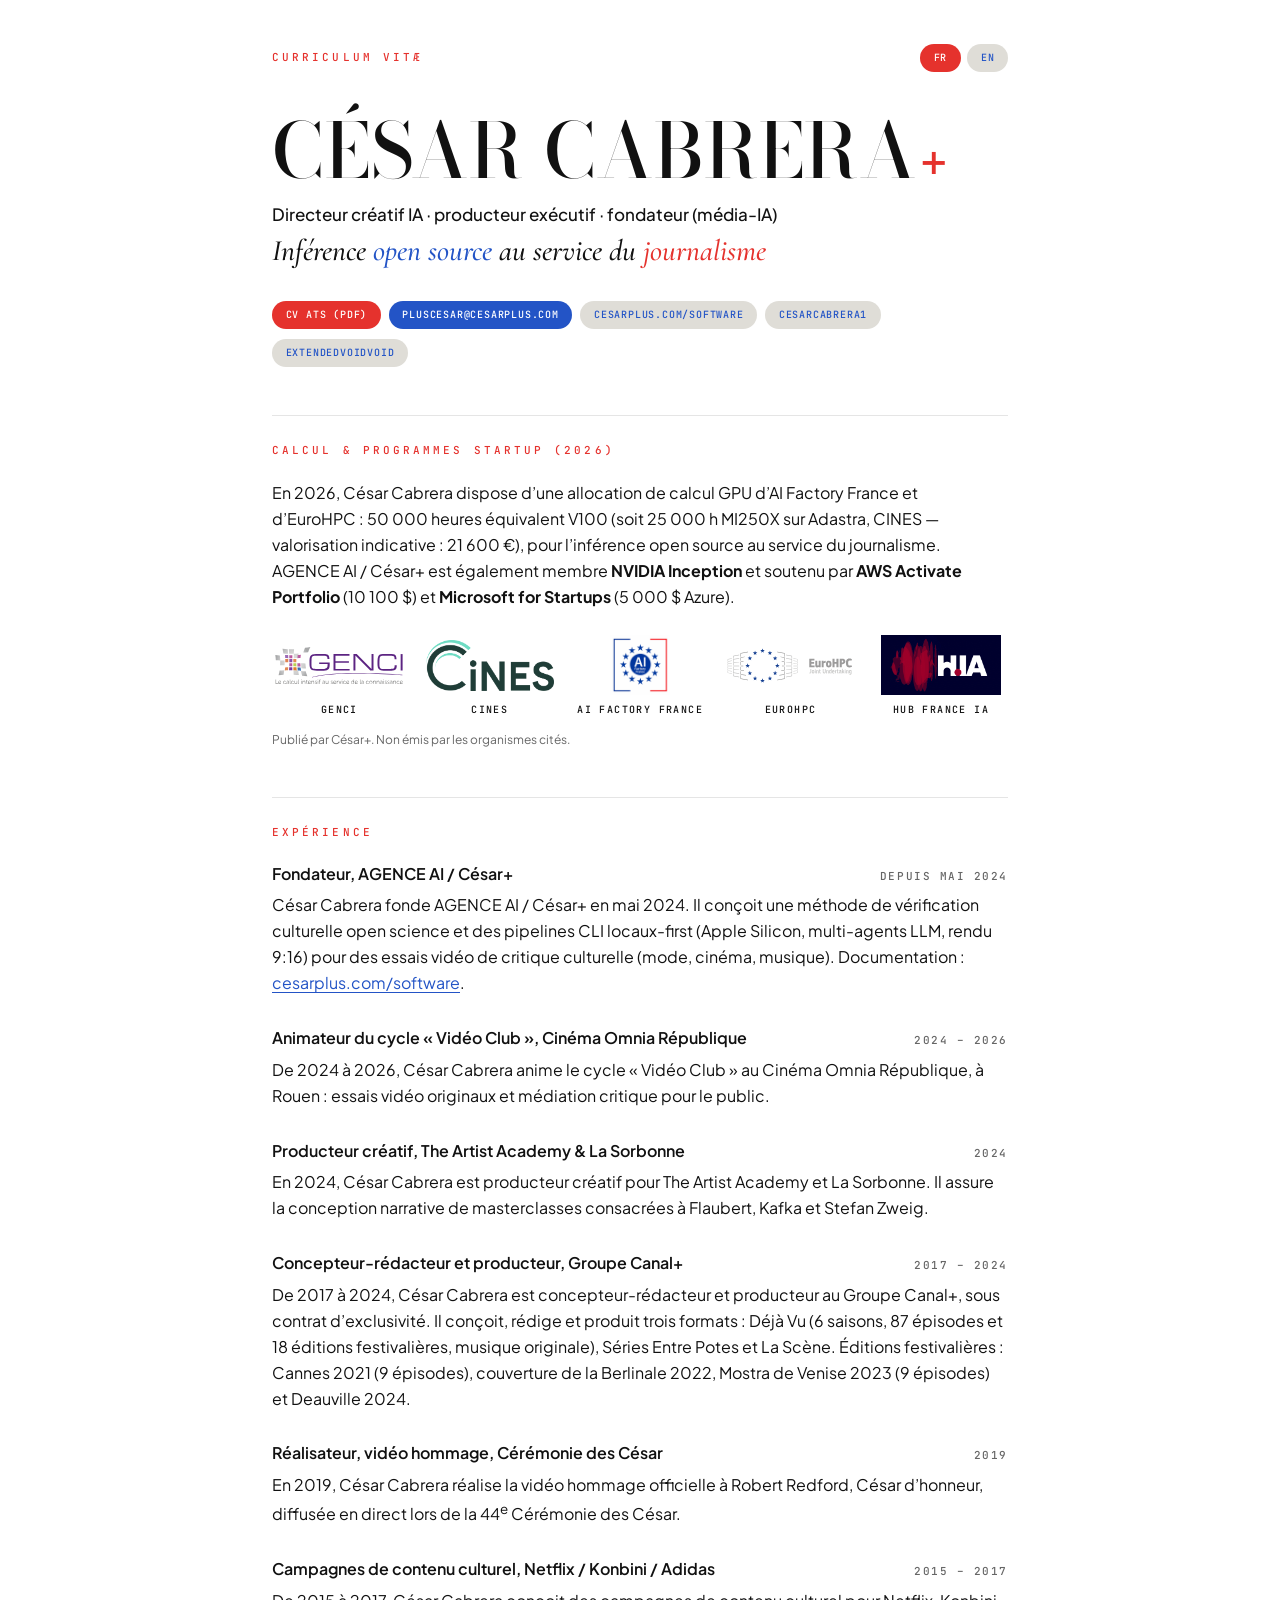
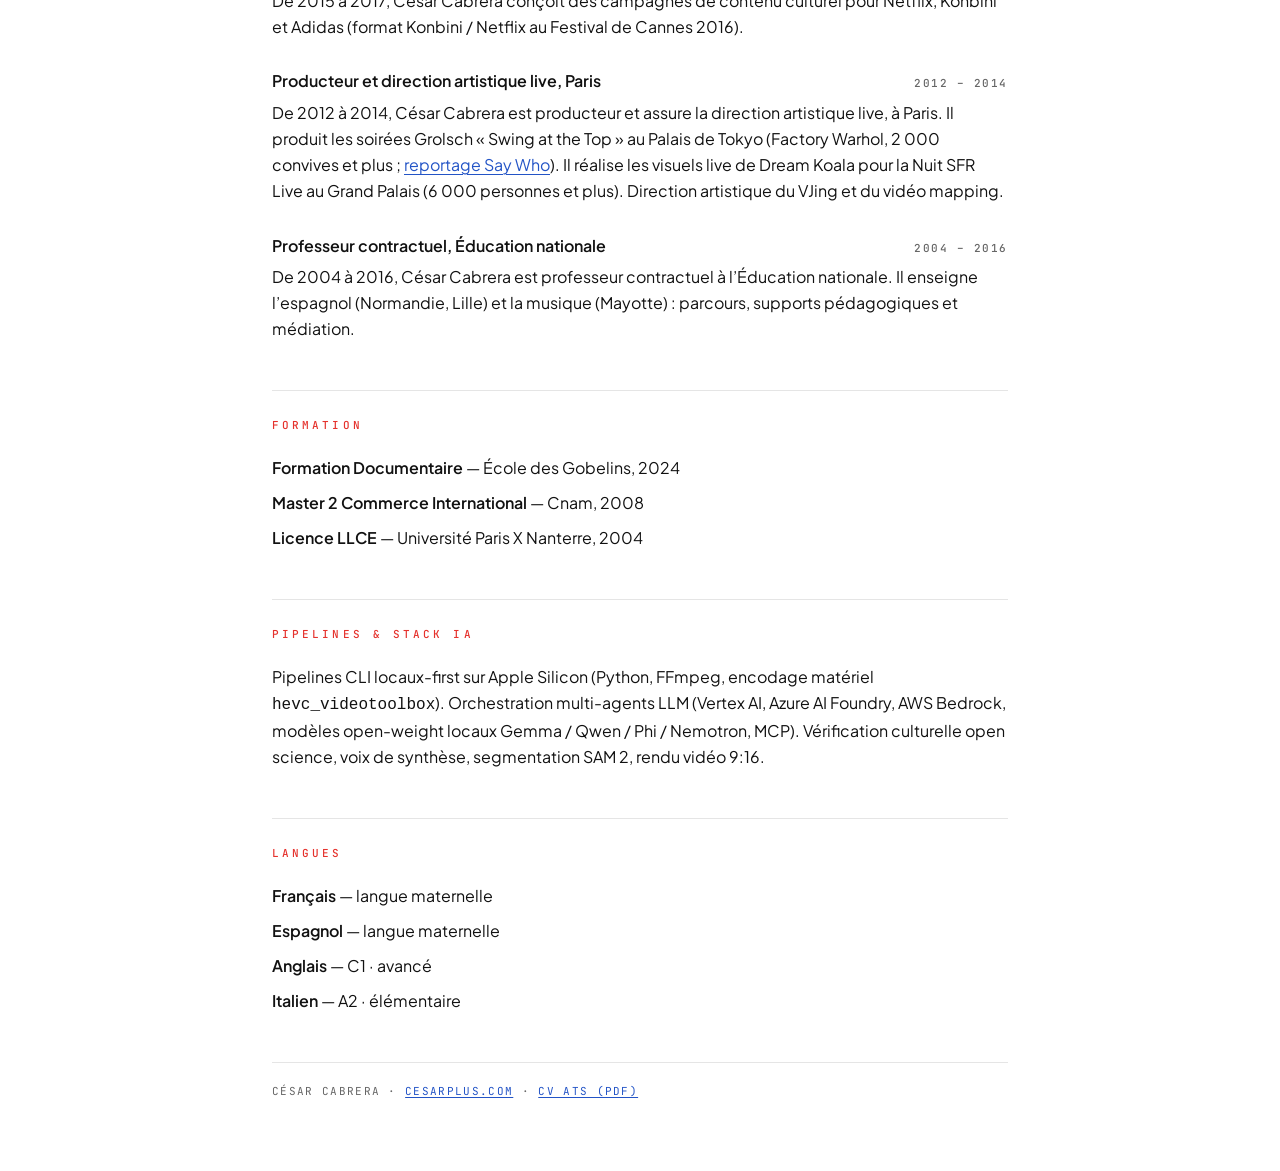
<file: cv-ia/index.html>
<!doctype html>
<html lang="fr">
<head>
  <meta charset="utf-8">
  <meta name="viewport" content="width=device-width, initial-scale=1">
  <title>César Cabrera — Directeur créatif IA &amp; producteur · média-IA</title>
  <meta name="description" content="César Cabrera, fondateur d'AGENCE AI / César+, directeur créatif IA et producteur audiovisuel. Inférence open source au service du journalisme. Curriculum vitæ.">
  <meta name="robots" content="index,follow">
  <link rel="canonical" href="https://extendedvoidvoid.github.io/cesar-plus/cv-ia/">
  <link rel="alternate" hreflang="fr" href="https://extendedvoidvoid.github.io/cesar-plus/cv-ia/">
  <link rel="alternate" hreflang="en" href="https://extendedvoidvoid.github.io/cesar-plus/cv-ia/en/">
  <link rel="preconnect" href="https://fonts.googleapis.com">
  <link rel="preconnect" href="https://fonts.gstatic.com" crossorigin>
  <link href="https://fonts.googleapis.com/css2?family=Bodoni+Moda:opsz,wght@6..96,500;6..96,600&family=Cormorant+Garamond:ital,wght@1,500;1,600&family=JetBrains+Mono:wght@500&family=Plus+Jakarta+Sans:wght@400;500;600&display=swap" rel="stylesheet">
  <link rel="stylesheet" href="cv.css">
</head>
<body>
  <main class="sheet">
    <header>
      <div class="top">
        <p class="label">Curriculum vitæ</p>
        <nav class="lang" aria-label="Langue">
          <a class="pill pill-red" href="./" hreflang="fr" aria-current="page">FR</a>
          <a class="pill pill-cream" href="en/" hreflang="en">EN</a>
        </nav>
      </div>
      <h1>César Cabrera<span class="plus">+</span></h1>
      <p class="role">Directeur créatif IA · producteur exécutif · fondateur (média-IA)</p>
      <p class="line">Inférence <span class="blue">open source</span> au service du <span class="red">journalisme</span></p>
      <ul class="contacts">
        <li><a class="pill pill-red" href="Cesar_Cabrera_CV_ATS.pdf">CV ATS (PDF)</a></li>
        <li><a class="pill pill-blue" href="mailto:pluscesar@cesarplus.com">pluscesar@cesarplus.com</a></li>
        <li><a class="pill pill-cream" href="https://cesarplus.com/software">cesarplus.com/software</a></li>
        <li><a class="pill pill-cream" href="https://www.linkedin.com/in/cesarcabrera1">cesarcabrera1</a></li>
        <li><a class="pill pill-cream" href="https://github.com/extendedvoidvoid">extendedvoidvoid</a></li>
      </ul>
    </header>

    <section aria-labelledby="allocation">
      <h2 class="label" id="allocation">Calcul &amp; programmes startup (2026)</h2>
      <p>En 2026, César Cabrera dispose d’une allocation de calcul GPU d’AI Factory France et d’EuroHPC&nbsp;: 50&nbsp;000 heures équivalent V100 (soit 25&nbsp;000&nbsp;h MI250X sur Adastra, CINES — valorisation indicative&nbsp;: 21&nbsp;600&nbsp;€), pour l’inférence open source au service du journalisme. AGENCE AI / César+ est également membre <strong>NVIDIA Inception</strong> et soutenu par <strong>AWS Activate Portfolio</strong> (10&nbsp;100&nbsp;$) et <strong>Microsoft for Startups</strong> (5&nbsp;000&nbsp;$ Azure).</p>
      <ul class="logos">
        <li>
          <img src="assets/logos/genci.svg" alt="" width="128" height="60">
          <span>GENCI</span>
        </li>
        <li>
          <img src="assets/logos/cines.png" alt="" width="128" height="60">
          <span>CINES</span>
        </li>
        <li>
          <img src="assets/logos/ai2f.png" alt="" width="128" height="60">
          <span>AI Factory France</span>
        </li>
        <li>
          <img src="assets/logos/eurohpc.svg" alt="" width="128" height="60">
          <span>EuroHPC</span>
        </li>
        <li>
          <img src="assets/logos/hubia.gif" alt="" width="128" height="60">
          <span>Hub France IA</span>
        </li>
      </ul>
      <p class="note">Publié par César+. Non émis par les organismes cités.</p>
    </section>

    <section aria-labelledby="experience">
      <h2 class="label" id="experience">Expérience</h2>

      <article class="job">
        <header class="job-head">
          <h3>Fondateur, AGENCE AI / César+</h3>
          <p class="when">Depuis mai 2024</p>
        </header>
        <p>César Cabrera fonde AGENCE AI / César+ en mai 2024. Il conçoit une méthode de vérification culturelle open science et des pipelines CLI locaux-first (Apple Silicon, multi-agents LLM, rendu 9:16) pour des essais vidéo de critique culturelle (mode, cinéma, musique). Documentation&nbsp;: <a href="https://cesarplus.com/software">cesarplus.com/software</a>.</p>
      </article>

      <article class="job">
        <header class="job-head">
          <h3>Animateur du cycle «&nbsp;Vidéo Club&nbsp;», Cinéma Omnia République</h3>
          <p class="when">2024 – 2026</p>
        </header>
        <p>De 2024 à 2026, César Cabrera anime le cycle «&nbsp;Vidéo Club&nbsp;» au Cinéma Omnia République, à Rouen&nbsp;: essais vidéo originaux et médiation critique pour le public.</p>
      </article>

      <article class="job">
        <header class="job-head">
          <h3>Producteur créatif, The Artist Academy &amp; La Sorbonne</h3>
          <p class="when">2024</p>
        </header>
        <p>En 2024, César Cabrera est producteur créatif pour The Artist Academy et La Sorbonne. Il assure la conception narrative de masterclasses consacrées à Flaubert, Kafka et Stefan Zweig.</p>
      </article>

      <article class="job">
        <header class="job-head">
          <h3>Concepteur-rédacteur et producteur, Groupe Canal+</h3>
          <p class="when">2017 – 2024</p>
        </header>
        <p>De 2017 à 2024, César Cabrera est concepteur-rédacteur et producteur au Groupe Canal+, sous contrat d’exclusivité. Il conçoit, rédige et produit trois formats&nbsp;: Déjà Vu (6 saisons, 87 épisodes et 18 éditions festivalières, musique originale), Séries Entre Potes et La Scène. Éditions festivalières&nbsp;: Cannes 2021 (9 épisodes), couverture de la Berlinale 2022, Mostra de Venise 2023 (9 épisodes) et Deauville 2024.</p>
      </article>

      <article class="job">
        <header class="job-head">
          <h3>Réalisateur, vidéo hommage, Cérémonie des César</h3>
          <p class="when">2019</p>
        </header>
        <p>En 2019, César Cabrera réalise la vidéo hommage officielle à Robert Redford, César d’honneur, diffusée en direct lors de la 44<sup>e</sup> Cérémonie des César.</p>
      </article>

      <article class="job">
        <header class="job-head">
          <h3>Campagnes de contenu culturel, Netflix / Konbini / Adidas</h3>
          <p class="when">2015 – 2017</p>
        </header>
        <p>De 2015 à 2017, César Cabrera conçoit des campagnes de contenu culturel pour Netflix, Konbini et Adidas (format Konbini / Netflix au Festival de Cannes 2016).</p>
      </article>

      <article class="job">
        <header class="job-head">
          <h3>Producteur et direction artistique live, Paris</h3>
          <p class="when">2012 – 2014</p>
        </header>
        <p>De 2012 à 2014, César Cabrera est producteur et assure la direction artistique live, à Paris. Il produit les soirées Grolsch «&nbsp;Swing at the Top&nbsp;» au Palais de Tokyo (Factory Warhol, 2&nbsp;000 convives et plus&nbsp;; <a href="https://saywhomedia.com/events/swing-at-the-top-by-grolsch-2/">reportage Say Who</a>). Il réalise les visuels live de Dream Koala pour la Nuit SFR Live au Grand Palais (6&nbsp;000 personnes et plus). Direction artistique du VJing et du vidéo mapping.</p>
      </article>

      <article class="job">
        <header class="job-head">
          <h3>Professeur contractuel, Éducation nationale</h3>
          <p class="when">2004 – 2016</p>
        </header>
        <p>De 2004 à 2016, César Cabrera est professeur contractuel à l’Éducation nationale. Il enseigne l’espagnol (Normandie, Lille) et la musique (Mayotte)&nbsp;: parcours, supports pédagogiques et médiation.</p>
      </article>
    </section>

    <section aria-labelledby="formation">
      <h2 class="label" id="formation">Formation</h2>
      <ul class="plain">
        <li><strong>Formation Documentaire</strong> — École des Gobelins, 2024</li>
        <li><strong>Master 2 Commerce International</strong> — Cnam, 2008</li>
        <li><strong>Licence LLCE</strong> — Université Paris X Nanterre, 2004</li>
      </ul>
    </section>

    <section aria-labelledby="pipelines">
      <h2 class="label" id="pipelines">Pipelines &amp; stack IA</h2>
      <p>Pipelines CLI locaux-first sur Apple Silicon (Python, FFmpeg, encodage matériel <code>hevc_videotoolbox</code>). Orchestration multi-agents LLM (Vertex AI, Azure AI Foundry, AWS Bedrock, modèles open-weight locaux Gemma / Qwen / Phi / Nemotron, MCP). Vérification culturelle open science, voix de synthèse, segmentation SAM 2, rendu vidéo 9:16.</p>
    </section>

    <section aria-labelledby="langues">
      <h2 class="label" id="langues">Langues</h2>
      <ul class="plain">
        <li><strong>Français</strong> — langue maternelle</li>
        <li><strong>Espagnol</strong> — langue maternelle</li>
        <li><strong>Anglais</strong> — C1 · avancé</li>
        <li><strong>Italien</strong> — A2 · élémentaire</li>
      </ul>
    </section>

    <footer class="colophon">
      <p>César Cabrera · <a href="https://cesarplus.com">cesarplus.com</a> · <a href="Cesar_Cabrera_CV_ATS.pdf">CV ATS (PDF)</a></p>
    </footer>
  </main>
</body>
</html>
</file>
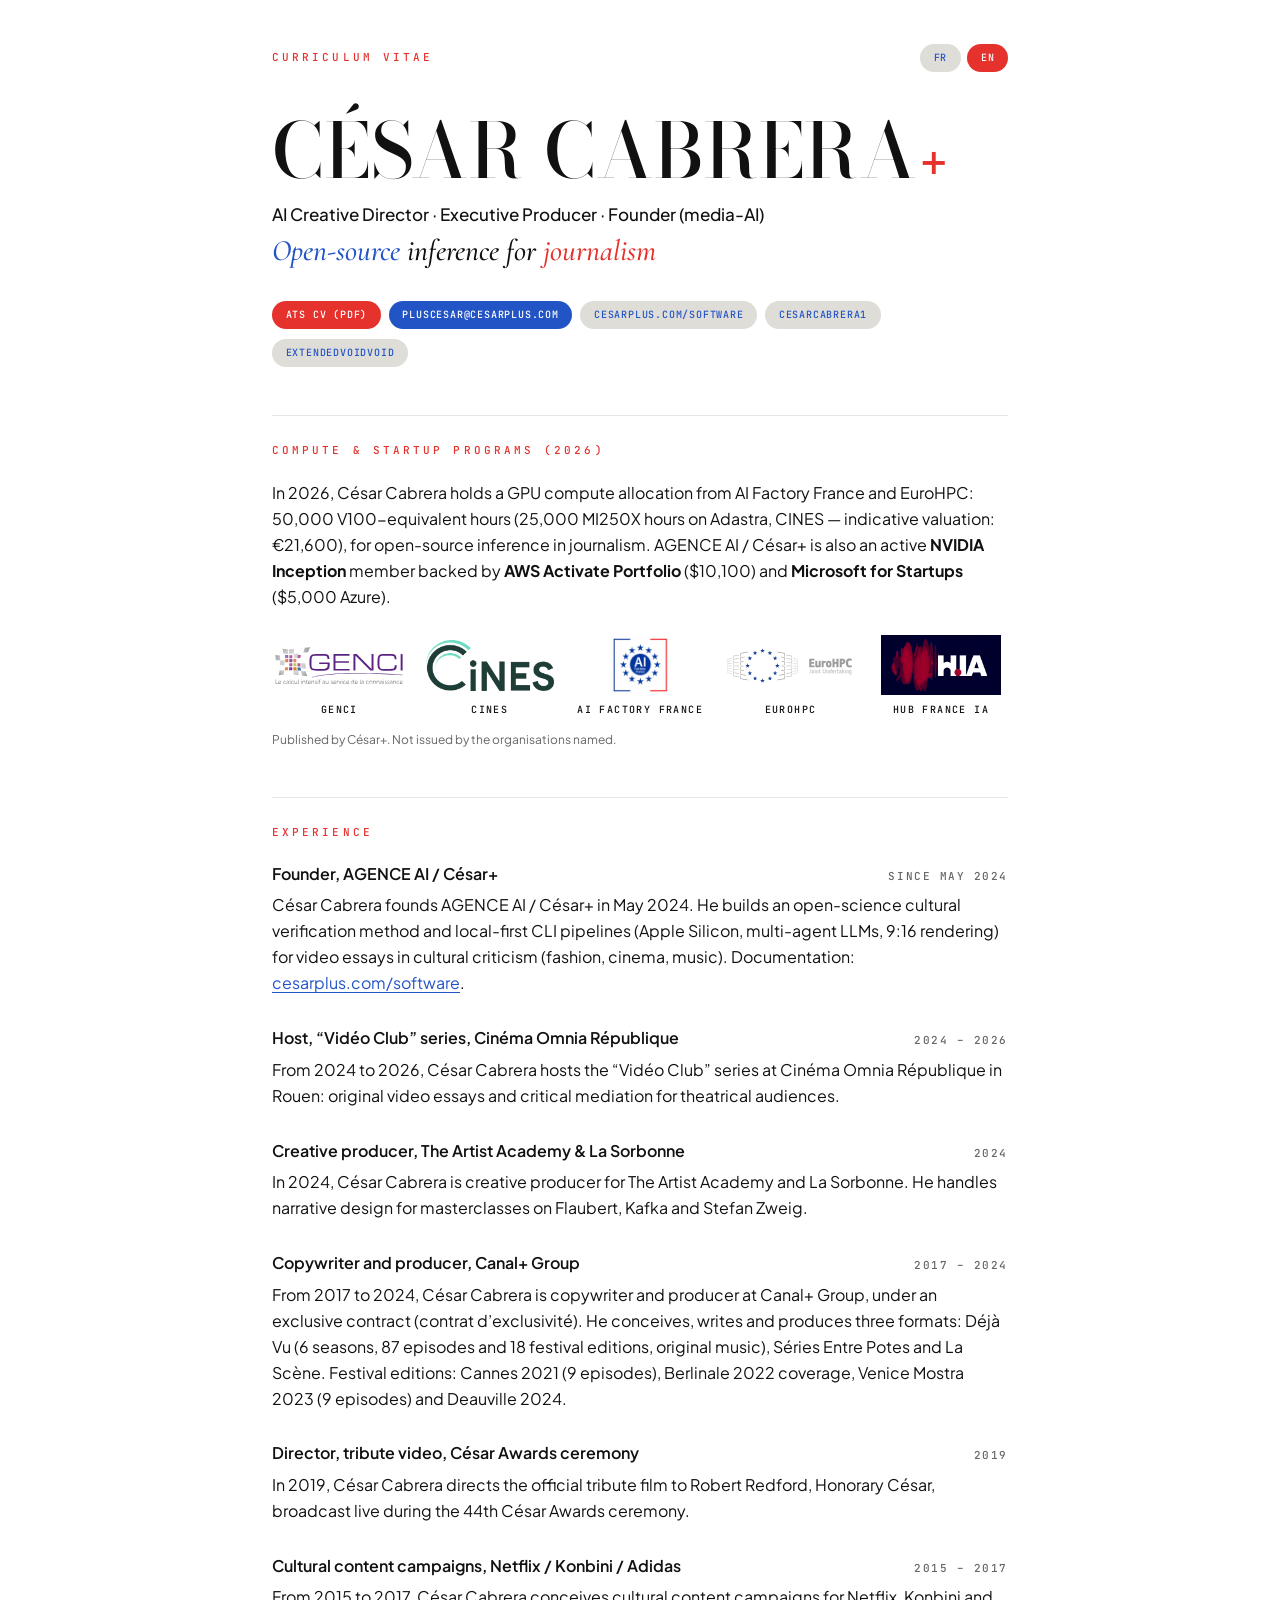
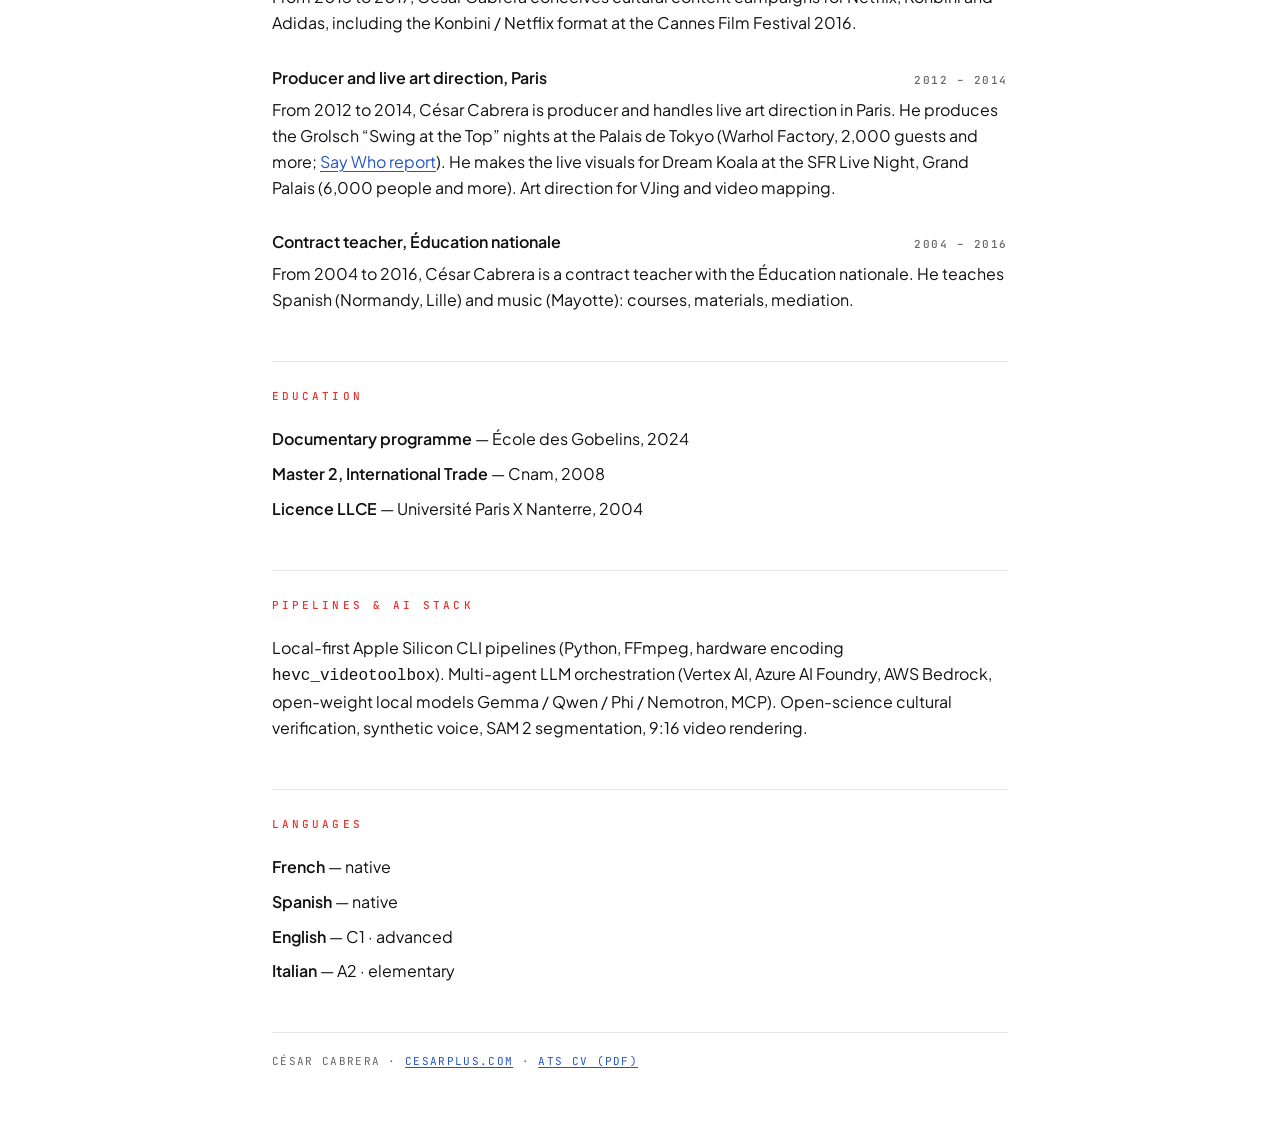
<file: cv-ia/en/index.html>
<!doctype html>
<html lang="en">
<head>
  <meta charset="utf-8">
  <meta name="viewport" content="width=device-width, initial-scale=1">
  <title>César Cabrera — AI Creative Director &amp; Executive Producer · media-AI</title>
  <meta name="description" content="César Cabrera, founder of AGENCE AI / César+, AI creative director and executive producer. Open-source inference for journalism. Curriculum vitae.">
  <meta name="robots" content="index,follow">
  <link rel="canonical" href="https://extendedvoidvoid.github.io/cesar-plus/cv-ia/en/">
  <link rel="alternate" hreflang="en" href="https://extendedvoidvoid.github.io/cesar-plus/cv-ia/en/">
  <link rel="alternate" hreflang="fr" href="https://extendedvoidvoid.github.io/cesar-plus/cv-ia/">
  <link rel="preconnect" href="https://fonts.googleapis.com">
  <link rel="preconnect" href="https://fonts.gstatic.com" crossorigin>
  <link href="https://fonts.googleapis.com/css2?family=Bodoni+Moda:opsz,wght@6..96,500;6..96,600&family=Cormorant+Garamond:ital,wght@1,500;1,600&family=JetBrains+Mono:wght@500&family=Plus+Jakarta+Sans:wght@400;500;600&display=swap" rel="stylesheet">
  <link rel="stylesheet" href="../cv.css">
</head>
<body>
  <main class="sheet">
    <header>
      <div class="top">
        <p class="label">Curriculum vitae</p>
        <nav class="lang" aria-label="Language">
          <a class="pill pill-cream" href="../" hreflang="fr">FR</a>
          <a class="pill pill-red" href="./" hreflang="en" aria-current="page">EN</a>
        </nav>
      </div>
      <h1>César Cabrera<span class="plus">+</span></h1>
      <p class="role">AI Creative Director · Executive Producer · Founder (media-AI)</p>
      <p class="line"><span class="blue">Open-source</span> inference for <span class="red">journalism</span></p>
      <ul class="contacts">
        <li><a class="pill pill-red" href="../Cesar_Cabrera_CV_ATS.pdf">ATS CV (PDF)</a></li>
        <li><a class="pill pill-blue" href="mailto:pluscesar@cesarplus.com">pluscesar@cesarplus.com</a></li>
        <li><a class="pill pill-cream" href="https://cesarplus.com/software">cesarplus.com/software</a></li>
        <li><a class="pill pill-cream" href="https://www.linkedin.com/in/cesarcabrera1">cesarcabrera1</a></li>
        <li><a class="pill pill-cream" href="https://github.com/extendedvoidvoid">extendedvoidvoid</a></li>
      </ul>
    </header>

    <section aria-labelledby="allocation">
      <h2 class="label" id="allocation">Compute &amp; Startup Programs (2026)</h2>
      <p>In 2026, César Cabrera holds a GPU compute allocation from AI Factory France and EuroHPC: 50,000 V100-equivalent hours (25,000 MI250X hours on Adastra, CINES — indicative valuation: €21,600), for open-source inference in journalism. AGENCE AI / César+ is also an active <strong>NVIDIA Inception</strong> member backed by <strong>AWS Activate Portfolio</strong> ($10,100) and <strong>Microsoft for Startups</strong> ($5,000 Azure).</p>
      <ul class="logos">
        <li>
          <img src="../assets/logos/genci.svg" alt="" width="128" height="60">
          <span>GENCI</span>
        </li>
        <li>
          <img src="../assets/logos/cines.png" alt="" width="128" height="60">
          <span>CINES</span>
        </li>
        <li>
          <img src="../assets/logos/ai2f.png" alt="" width="128" height="60">
          <span>AI Factory France</span>
        </li>
        <li>
          <img src="../assets/logos/eurohpc.svg" alt="" width="128" height="60">
          <span>EuroHPC</span>
        </li>
        <li>
          <img src="../assets/logos/hubia.gif" alt="" width="128" height="60">
          <span>Hub France IA</span>
        </li>
      </ul>
      <p class="note">Published by César+. Not issued by the organisations named.</p>
    </section>

    <section aria-labelledby="experience">
      <h2 class="label" id="experience">Experience</h2>

      <article class="job">
        <header class="job-head">
          <h3>Founder, AGENCE AI / César+</h3>
          <p class="when">Since May 2024</p>
        </header>
        <p>César Cabrera founds AGENCE AI / César+ in May 2024. He builds an open-science cultural verification method and local-first CLI pipelines (Apple Silicon, multi-agent LLMs, 9:16 rendering) for video essays in cultural criticism (fashion, cinema, music). Documentation: <a href="https://cesarplus.com/software">cesarplus.com/software</a>.</p>
      </article>

      <article class="job">
        <header class="job-head">
          <h3>Host, “Vidéo Club” series, Cinéma Omnia République</h3>
          <p class="when">2024 – 2026</p>
        </header>
        <p>From 2024 to 2026, César Cabrera hosts the “Vidéo Club” series at Cinéma Omnia République in Rouen: original video essays and critical mediation for theatrical audiences.</p>
      </article>

      <article class="job">
        <header class="job-head">
          <h3>Creative producer, The Artist Academy &amp; La Sorbonne</h3>
          <p class="when">2024</p>
        </header>
        <p>In 2024, César Cabrera is creative producer for The Artist Academy and La Sorbonne. He handles narrative design for masterclasses on Flaubert, Kafka and Stefan Zweig.</p>
      </article>

      <article class="job">
        <header class="job-head">
          <h3>Copywriter and producer, Canal+ Group</h3>
          <p class="when">2017 – 2024</p>
        </header>
        <p>From 2017 to 2024, César Cabrera is copywriter and producer at Canal+ Group, under an exclusive contract (contrat d’exclusivité). He conceives, writes and produces three formats: Déjà Vu (6 seasons, 87 episodes and 18 festival editions, original music), Séries Entre Potes and La Scène. Festival editions: Cannes 2021 (9 episodes), Berlinale 2022 coverage, Venice Mostra 2023 (9 episodes) and Deauville 2024.</p>
      </article>

      <article class="job">
        <header class="job-head">
          <h3>Director, tribute video, César Awards ceremony</h3>
          <p class="when">2019</p>
        </header>
        <p>In 2019, César Cabrera directs the official tribute film to Robert Redford, Honorary César, broadcast live during the 44th César Awards ceremony.</p>
      </article>

      <article class="job">
        <header class="job-head">
          <h3>Cultural content campaigns, Netflix / Konbini / Adidas</h3>
          <p class="when">2015 – 2017</p>
        </header>
        <p>From 2015 to 2017, César Cabrera conceives cultural content campaigns for Netflix, Konbini and Adidas, including the Konbini / Netflix format at the Cannes Film Festival 2016.</p>
      </article>

      <article class="job">
        <header class="job-head">
          <h3>Producer and live art direction, Paris</h3>
          <p class="when">2012 – 2014</p>
        </header>
        <p>From 2012 to 2014, César Cabrera is producer and handles live art direction in Paris. He produces the Grolsch “Swing at the Top” nights at the Palais de Tokyo (Warhol Factory, 2,000 guests and more; <a href="https://saywhomedia.com/events/swing-at-the-top-by-grolsch-2/">Say Who report</a>). He makes the live visuals for Dream Koala at the SFR Live Night, Grand Palais (6,000 people and more). Art direction for VJing and video mapping.</p>
      </article>

      <article class="job">
        <header class="job-head">
          <h3>Contract teacher, Éducation nationale</h3>
          <p class="when">2004 – 2016</p>
        </header>
        <p>From 2004 to 2016, César Cabrera is a contract teacher with the Éducation nationale. He teaches Spanish (Normandy, Lille) and music (Mayotte): courses, materials, mediation.</p>
      </article>
    </section>

    <section aria-labelledby="education">
      <h2 class="label" id="education">Education</h2>
      <ul class="plain">
        <li><strong>Documentary programme</strong> — École des Gobelins, 2024</li>
        <li><strong>Master 2, International Trade</strong> — Cnam, 2008</li>
        <li><strong>Licence LLCE</strong> — Université Paris X Nanterre, 2004</li>
      </ul>
    </section>

    <section aria-labelledby="pipelines">
      <h2 class="label" id="pipelines">Pipelines &amp; AI Stack</h2>
      <p>Local-first Apple Silicon CLI pipelines (Python, FFmpeg, hardware encoding <code>hevc_videotoolbox</code>). Multi-agent LLM orchestration (Vertex AI, Azure AI Foundry, AWS Bedrock, open-weight local models Gemma / Qwen / Phi / Nemotron, MCP). Open-science cultural verification, synthetic voice, SAM 2 segmentation, 9:16 video rendering.</p>
    </section>

    <section aria-labelledby="languages">
      <h2 class="label" id="languages">Languages</h2>
      <ul class="plain">
        <li><strong>French</strong> — native</li>
        <li><strong>Spanish</strong> — native</li>
        <li><strong>English</strong> — C1 · advanced</li>
        <li><strong>Italian</strong> — A2 · elementary</li>
      </ul>
    </section>

    <footer class="colophon">
      <p>César Cabrera · <a href="https://cesarplus.com">cesarplus.com</a> · <a href="../Cesar_Cabrera_CV_ATS.pdf">ATS CV (PDF)</a></p>
    </footer>
  </main>
</body>
</html>
</file>
<file: cv-ia/cv.css>
/* César+ curriculum — measured from cesarplus.com
   White page, Bodoni headlines, Cormorant italic, JetBrains labels, Jakarta body. */

:root {
  --ink: #111;
  --muted: #666;
  --blue: #2354c6;
  --red: #e5322d;
  --cream: #dfddd7;
  --line: #0000001a;
  --serif: "Bodoni Moda", Didot, "Bodoni MT", Georgia, serif;
  --italic: "Cormorant Garamond", Georgia, serif;
  --sans: "Plus Jakarta Sans", "Segoe UI", sans-serif;
  --mono: "JetBrains Mono", ui-monospace, monospace;
}

* { box-sizing: border-box; }

html {
  background: #fff;
  color-scheme: light;
}

body {
  margin: 0;
  background: #fff;
  color: var(--ink);
  font-family: var(--sans);
  font-size: 16px;
  font-weight: 400;
  line-height: 1.625;
  -webkit-font-smoothing: antialiased;
  text-rendering: optimizeLegibility;
}

::selection {
  background: #111;
  color: #fff;
}

a {
  color: var(--blue);
  text-decoration-thickness: 1px;
  text-underline-offset: 0.18em;
}

a:hover { text-decoration: none; }

a:focus-visible,
.pill:focus-visible {
  outline: 2px solid var(--blue);
  outline-offset: 3px;
}

.sheet {
  width: min(46rem, calc(100% - 2.5rem));
  margin: 0 auto;
  padding: 2.75rem 0 4.5rem;
}

.top {
  display: flex;
  align-items: center;
  justify-content: space-between;
  gap: 1rem 1.5rem;
  margin-bottom: 2.75rem;
}

.label {
  margin: 0;
  color: var(--red);
  font-family: var(--mono);
  font-size: 11px;
  font-weight: 500;
  letter-spacing: 0.28em;
  line-height: 1.4;
  text-transform: uppercase;
}

.lang {
  display: flex;
  flex-wrap: wrap;
  gap: 0.4rem;
}

h1 {
  margin: 0;
  color: var(--ink);
  font-family: var(--serif);
  font-optical-sizing: auto;
  font-weight: 500;
  font-size: clamp(3.1rem, 9vw, 4.75rem);
  line-height: 0.9;
  letter-spacing: 0.01em;
  text-transform: uppercase;
}

h1 .plus {
  /* Bodoni Moda’s plus is a hairline; a clear red plus keeps the CÉSAR+ accent readable. */
  color: var(--red);
  font-family: "Plus Jakarta Sans", sans-serif;
  font-weight: 500;
  font-size: 0.58em;
  letter-spacing: 0;
  line-height: 1;
  margin-left: 0.06em;
  vertical-align: 0.08em;
}

.role {
  margin: 1.15rem 0 0;
  color: var(--ink);
  font-size: 1.0625rem;
  font-weight: 500;
  line-height: 1.4;
}

.line {
  margin: 0.35rem 0 0;
  color: var(--ink);
  font-family: var(--italic);
  font-style: italic;
  font-weight: 500;
  font-size: clamp(1.45rem, 3.4vw, 1.85rem);
  line-height: 1.3;
}

.line .blue { color: var(--blue); }
.line .red { color: var(--red); }

.contacts {
  display: flex;
  flex-wrap: wrap;
  gap: 0.5rem;
  margin: 1.75rem 0 0;
  padding: 0;
  list-style: none;
}

.pill {
  display: inline-flex;
  align-items: center;
  justify-content: center;
  border-radius: 999px;
  padding: 0.5rem 0.85rem;
  font-family: var(--mono);
  font-size: 10px;
  font-weight: 500;
  letter-spacing: 0.08em;
  line-height: 1.2;
  text-align: center;
  text-decoration: none;
  text-transform: uppercase;
}

.pill-blue {
  background: var(--blue);
  color: #fff;
}

.pill-red {
  background: var(--red);
  color: #fff;
}

.pill-cream {
  background: var(--cream);
  color: var(--blue);
}

.pill-blue:hover,
.pill-red:hover { opacity: 0.92; }

.pill-cream:hover { background: #d4d1ca; }

section {
  margin-top: 3rem;
  padding-top: 1.7rem;
  border-top: 1px solid var(--line);
}

section > .label { margin-bottom: 1.35rem; }

.job + .job { margin-top: 1.85rem; }

.job-head {
  display: flex;
  align-items: baseline;
  justify-content: space-between;
  gap: 0.75rem 1.25rem;
}

h2, h3 {
  margin: 0;
  font: inherit;
}

.job h3 {
  font-size: 1rem;
  font-weight: 600;
  line-height: 1.4;
}

.when {
  margin: 0;
  color: var(--muted);
  font-family: var(--mono);
  font-size: 11px;
  font-weight: 500;
  letter-spacing: 0.14em;
  line-height: 1.4;
  text-align: right;
  text-transform: uppercase;
  white-space: nowrap;
}

.job p,
.plain,
.plain li {
  margin: 0.45rem 0 0;
}

.plain {
  margin: 0;
  padding: 0;
  list-style: none;
}

.plain li + li { margin-top: 0.55rem; }

.plain strong { font-weight: 600; }

.logos {
  display: flex;
  flex-wrap: wrap;
  align-items: flex-start;
  gap: 1.35rem 1rem;
  margin: 1.6rem 0 0;
  padding: 0;
  list-style: none;
}

.logos li {
  display: flex;
  flex: 1 1 7.25rem;
  flex-direction: column;
  align-items: center;
  max-width: 8.75rem;
  gap: 0.5rem;
  text-align: center;
}

.logos img {
  display: block;
  width: 128px;
  height: 60px;
  max-width: 140px;
  object-fit: contain;
  object-position: center;
}

.logos figcaption,
.logos span {
  color: var(--ink);
  font-family: var(--mono);
  font-size: 10px;
  font-weight: 500;
  letter-spacing: 0.14em;
  line-height: 1.35;
  text-transform: uppercase;
}

.note {
  margin: 0.85rem 0 0;
  color: var(--muted);
  font-size: 12px;
  line-height: 1.5;
}

.colophon {
  margin-top: 3rem;
  padding-top: 1.25rem;
  border-top: 1px solid var(--line);
  color: var(--muted);
  font-family: var(--mono);
  font-size: 11px;
  letter-spacing: 0.12em;
  line-height: 1.6;
  text-transform: uppercase;
}

.colophon p { margin: 0; }

@media (max-width: 640px) {
  .sheet {
    width: min(46rem, calc(100% - 1.75rem));
    padding-top: 1.75rem;
  }

  .top {
    align-items: flex-start;
    margin-bottom: 2rem;
  }

  .label { letter-spacing: 0.18em; }

  h1 { font-size: 2.65rem; }

  .job-head {
    flex-wrap: wrap;
  }

  .when {
    text-align: left;
    white-space: normal;
  }

  .logos li {
    flex-basis: 42%;
    max-width: 46%;
  }
}

@media print {
  body { background: #fff; }

  .sheet {
    width: auto;
    padding: 0;
  }

  a { text-decoration: none; }

  .pill,
  .logos img {
    -webkit-print-color-adjust: exact;
    print-color-adjust: exact;
  }

  .job,
  .logos li { break-inside: avoid; }

  section { break-inside: auto; }
}
</file>
